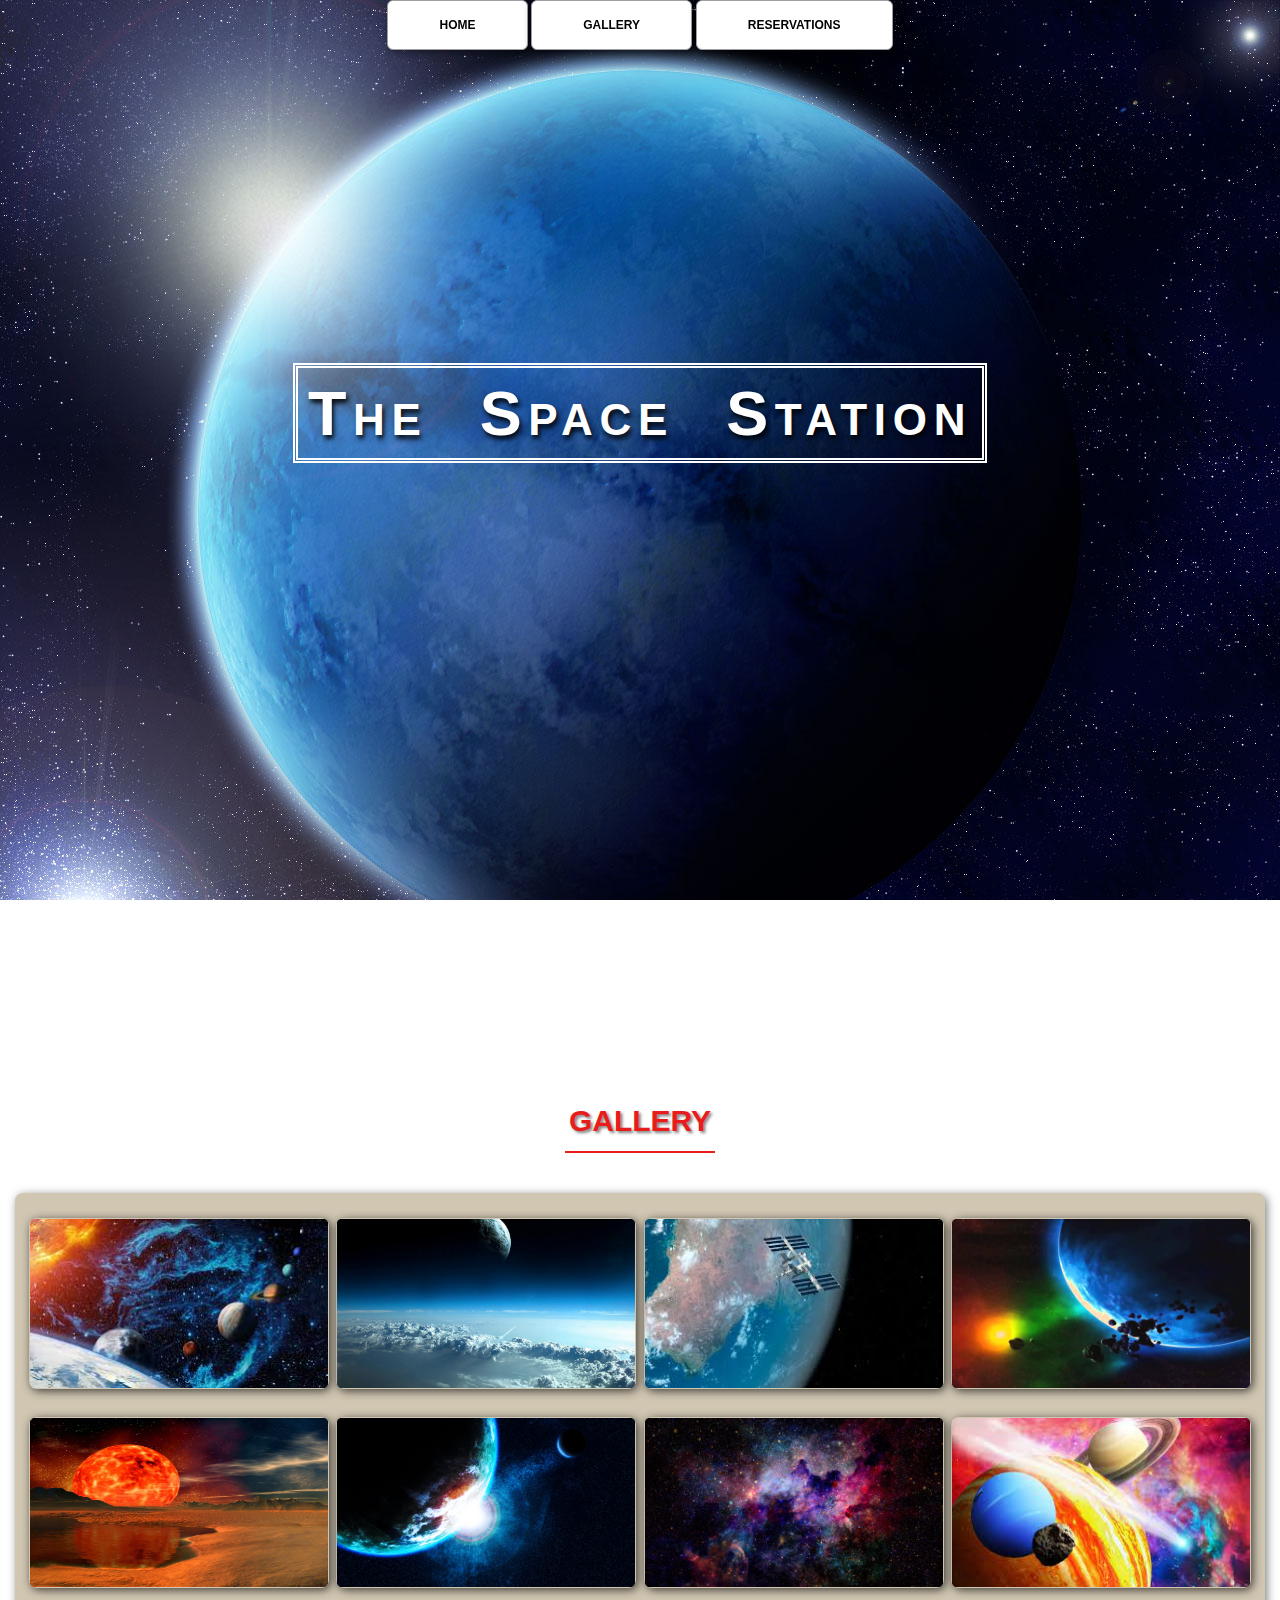
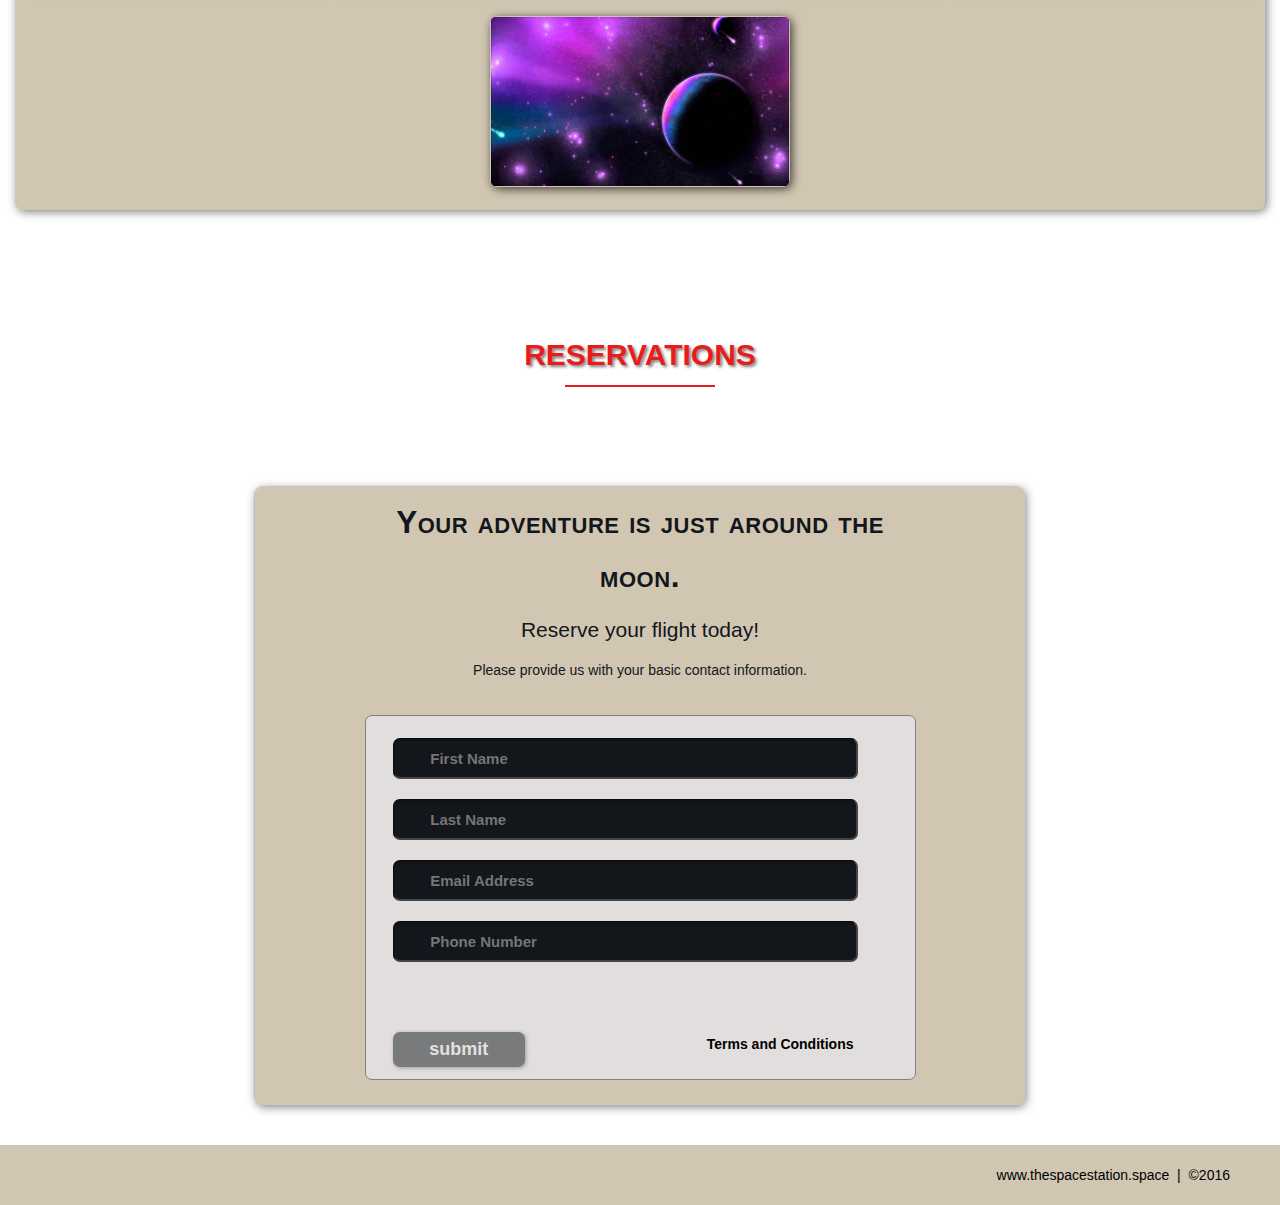
<file: project/index.html>
<!DOCTYPE html>
<html lang="en">
    <head>
        <meta charset="utf-8">
        <title>The Space Station</title>
        <link rel="stylesheet" href="./css/shared.css">
        <link rel="stylesheet" href="./css/animations.css">
    </head>
<body>

<!--NAV-->
<div class="wrap">
    <div class="menu-container">
        <ul class="menu">
            <a href="#HOME" id="link"><li>HOME</li></a>
            <a href="#GALLERY" id="link"><li>GALLERY</li></a>
            <a href="#CONTACT" id="link"><li>RESERVATIONS</li></a>
        </ul>
    </div>
</div>
<!--END NAV-->

<!--HOME-->
<div id="HOME">
    <div class="container">
        <div class="text-center">
            <span class="head-main">The Space Station</span>
        </div>
    </div>
</div>
<!--END HOME-->

<!--GALLERY-->
<section id="GALLERY">
    <div class="container">
        <h1>Gallery</h1>
        <div class="flex-container">
<!--PHOTO-CONTAINER 1-->
            <div class="photo-container">
                <div class="photo">
                    <img src="./images/thumb/thumbnail_1.jpg" alt="picture1">
                    <div class="photo-overlay">
                        <h3 class="white-head">Click to Enlarge</h3>
                        <p>We have several space launches departing daily, book your flight today!</p>
                    </div>
                </div>
            </div>
<!--END PHOTO-CONTAINER 1-->

    <!--PHOTO-CONTAINER 2-->
                <div class="photo-container">
                    <div class="photo">
                        <img src="./images/thumb/thumbnail_2.jpg" alt="picture2">
                        <div class="photo-overlay">
                            <h3 class="white-head">Click to Enlarge</h3>
                            <p>We have several space launches departing daily, book your flight today!</p>
                        </div>
                    </div>
                </div>
    <!--END PHOTO-CONTAINER 2-->

        <!--PHOTO-CONTAINER 3-->
                    <div class="photo-container">
                        <div class="photo">
                            <img src="./images/thumb/thumbnail_3.jpg" alt="picture3">
                            <div class="photo-overlay">
                                <h3 class="white-head">Click to Enlarge</h3>
                                <p>We have several space launches departing daily, book your flight today!</p>
                            </div>
                        </div>
                    </div>
        <!--END PHOTO-CONTAINER 3-->

            <!--PHOTO-CONTAINER 4-->
                        <div class="photo-container">
                            <div class="photo">
                                <img src="./images/thumb/thumbnail_4.jpg" alt="picture4">
                                <div class="photo-overlay">
                                    <h3 class="white-head">Click to Enlarge</h3>
                                    <p>We have several space launches departing daily, book your flight today!</p>
                                </div>
                            </div>
                        </div>
            <!--END PHOTO-CONTAINER 4-->

            
                <!--PHOTO-CONTAINER 5-->
                            <div class="photo-container">
                                <div class="photo">
                                    <img src="./images/thumb/thumbnail_5.jpg" alt="picture5">
                                    <div class="photo-overlay">
                                        <h3 class="white-head">Click to Enlarge</h3>
                                        <p>We have several space launches departing daily, book your flight today!</p>
                                    </div>
                                </div>
                            </div>
                <!--END PHOTO-CONTAINER 5-->
                
                    <!--PHOTO-CONTAINER 6-->
                                <div class="photo-container">
                                    <div class="photo">
                                        <img src="./images/thumb/thumbnail_6.jpg" alt="picture6">
                                        <div class="photo-overlay">
                                            <h3 class="white-head">Click to Enlarge</h3>
                                            <p>We have several space launches departing daily, book your flight today!</p>
                                        </div>
                                    </div>
                                </div>
                    <!--END PHOTO-CONTAINER 6-->
                    
                        <!--PHOTO-CONTAINER 7-->
                                    <div class="photo-container">
                                        <div class="photo">
                                            <img src="./images/thumb/thumbnail_7.jpg" alt="picture7">
                                            <div class="photo-overlay">
                                                <h3 class="white-head">Click to Enlarge</h3>
                                                <p>We have several space launches departing daily, book your flight today!</p>
                                            </div>
                                        </div>
                                    </div>
                        <!--END PHOTO-CONTAINER 7-->
                        
                            <!--PHOTO-CONTAINER 8-->
                                        <div class="photo-container">
                                            <div class="photo">
                                                <img src="./images/thumb/thumbnail_8.jpg" alt="picture8">
                                                <div class="photo-overlay">
                                                    <h3 class="white-head">Click to Enlarge</h3>
                                                    <p>We have several space launches departing daily, book your flight today!</p>
                                                </div>
                                            </div>
                                        </div>
                            <!--END PHOTO-CONTAINER 8-->
                            
                                <!--PHOTO-CONTAINER 9-->
                                            <div class="photo-container">
                                                <div class="photo">
                                                    <img src="./images/thumb/thumbnail_9.jpg" alt="picture9">
                                                    <div class="photo-overlay">
                                                        <h3 class="white-head">Click to Enlarge</h3>
                                                        <p>We have several space launches departing daily, book your flight today!</p>
                                                    </div>
                                                </div>
                                            </div>
                                <!--END PHOTO-CONTAINER 9-->





        </div>
    </div>
</section>
<!--END GALLERY-->

<!--RSVF-->
<section id="CONTACT">
    <div class="container">
        <div class="heading-padding">
            <h1 class="heading-padding">Reservations</h1>
            <div class="reservation">
                <h2><span>Your adventure is just around the moon.</span>
                    <br/>Reserve your flight today!
                </h2>
                <p class="rsvp-text">
                    Please provide us with your basic contact information.
                </p>
                <div class="form-rsvp">
                    <form action="" method="post">
                        <input class="rsvp" type="text" value="" placeholder="First Name">
                        <input class="rsvp" type="text" value="" placeholder="Last Name">
                        <input class="rsvp" type="text" value="" placeholder="Email Address">
                        <input class="rsvp" type="text" value="" placeholder="Phone Number">
                        <div class="form-spacer">
                            <label class="terms">Terms and Conditions</label>
                        </div>
                        <div class="submit">
                            <input type="submit" value="submit">
                        </div>
                    </form>
                </div>
            </div>
        </div>
    </div>
</section>
<!--END RSVF-->

<!--FOOTER-->
<div id="footer">
www.thespacestation.space &nbsp;|&nbsp; &copy;2016
</div>
<!--END FOOTER-->

</body>
</html>
</file>
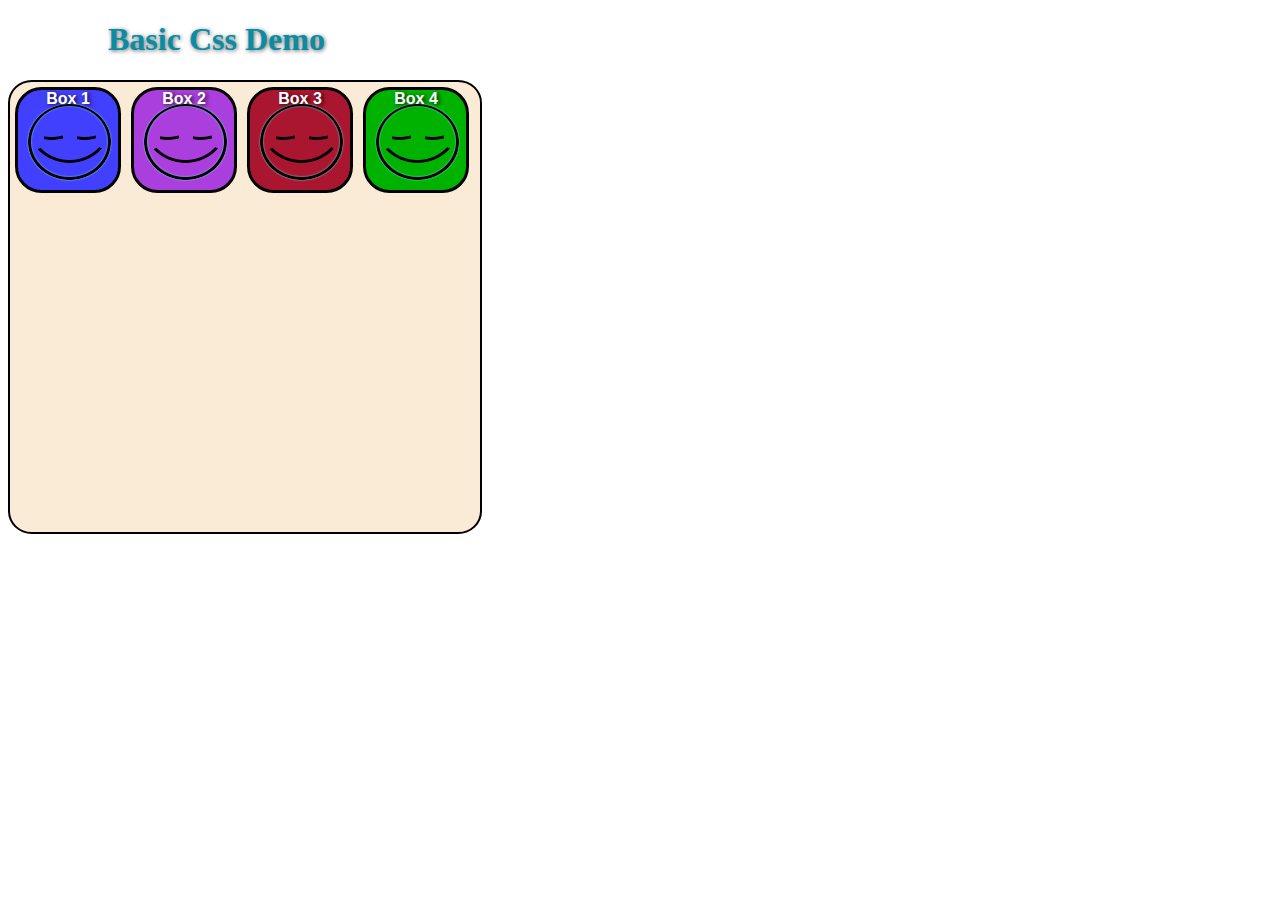
<file: project/basic_css_demo_1.html>
<!DOCTYPE html>
<html lang="en">
<head>
<meta charset="utf-8">
<title>Basic CSS demo</title>
<link rel="stylesheet" href="./css/basic_style.css">
</head>
<body>
    <div>
        <h1>Basic Css Demo</h1>
    </div>
    <div class="container">
	
        <div class="squares">
            <p>Box 1</p>
        </div>    

        <div class="squares">
             <p>Box 2</p>
        </div>

        <div class="squares">
            <p>Box 3</p>
        </div>
		
        <div class="squares">
            <p>Box 4</p>
        </div>
    </div>
</body>
</html>
</file>
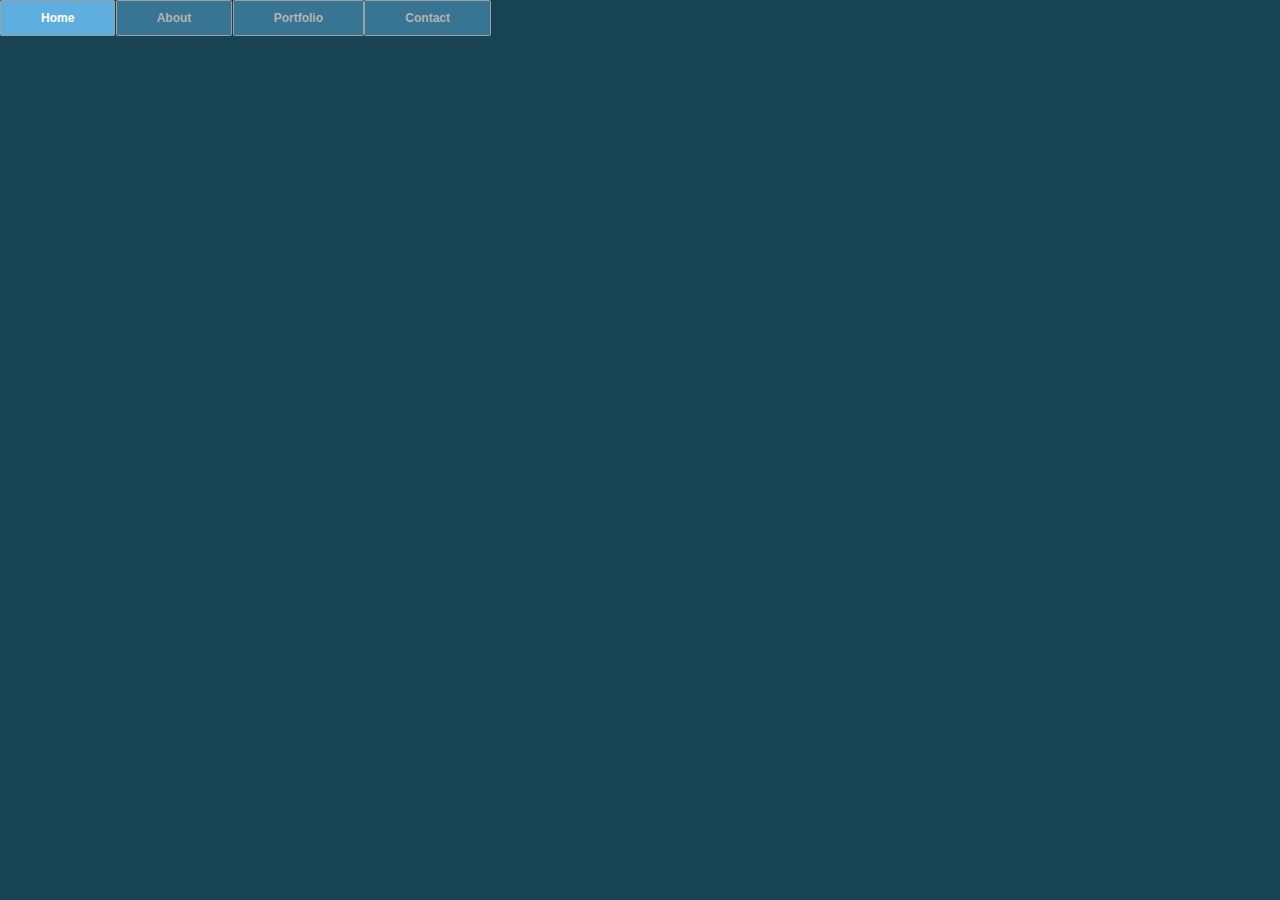
<file: project/css_menu_rollover.html>
<!DOCTYPE html>
<html lang="en">
<head>
<meta charset="utf-8">
<title>Css_menu_rollover.html</title>
<link rel="stylesheet" href="./css/menu_rollover.css">
</head>
<body>
    <div class="wrap">
		<div class="menu-container">
			<ul class="menu">
				<li>Home</li>
				<li>About</li>
				<li>Portfolio
					<ul class="submenu">
						<li>Page 1</li>
						<li>Page 2</li>
						<li>Page 3</li>
						<li>Page 4</li>
					</ul>
				</li>
				<li>Contact</li>
			</ul>
		</div>
	</div>     
    
</body>
</html>
</file>
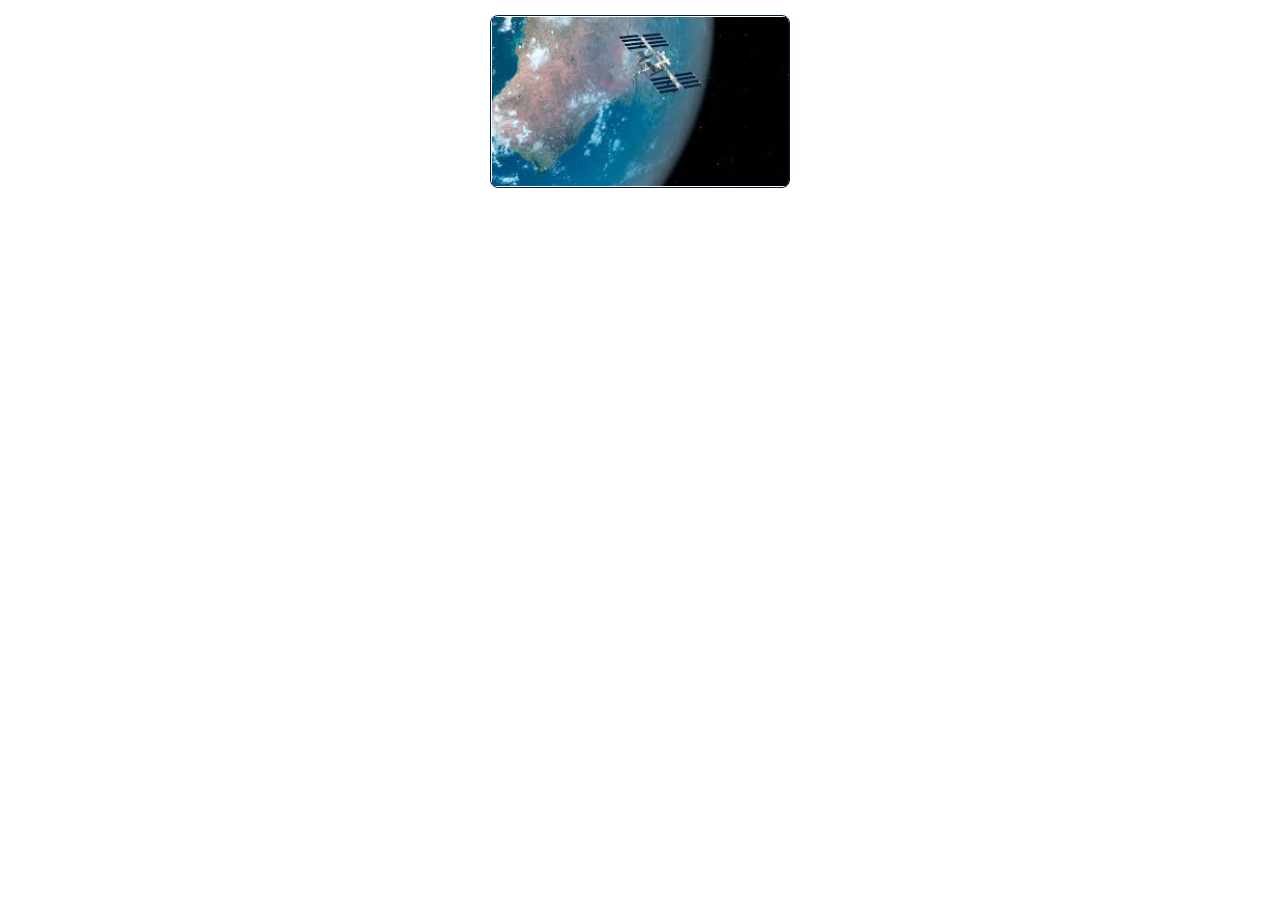
<file: project/photo-package.html>
<!DOCTYPE html>
<html lang="en">
	<head>
		<meta charset="utf-8">
		<title>The Space Station | Resort</title>
		<link rel="stylesheet" href="./css/photo_style.css">
	</head>
	<body>
		<!-- PHOTO-CONTAINER 1-->
		<div class="photo-container">
			<div class="photo">
				<img src="./images/thumb/thumbnail_3.jpg" alt="">
				<div class="photo-overlay">
					<h3 class="white-head">Click to Enlarge</h3>
					<p>We have several space launches departing daily, book your flight today!</p>
				</div>
			</div>
		</div>
		<!--END PHOTO-CONTAINER 1-->
	</body>
</html>
</file>
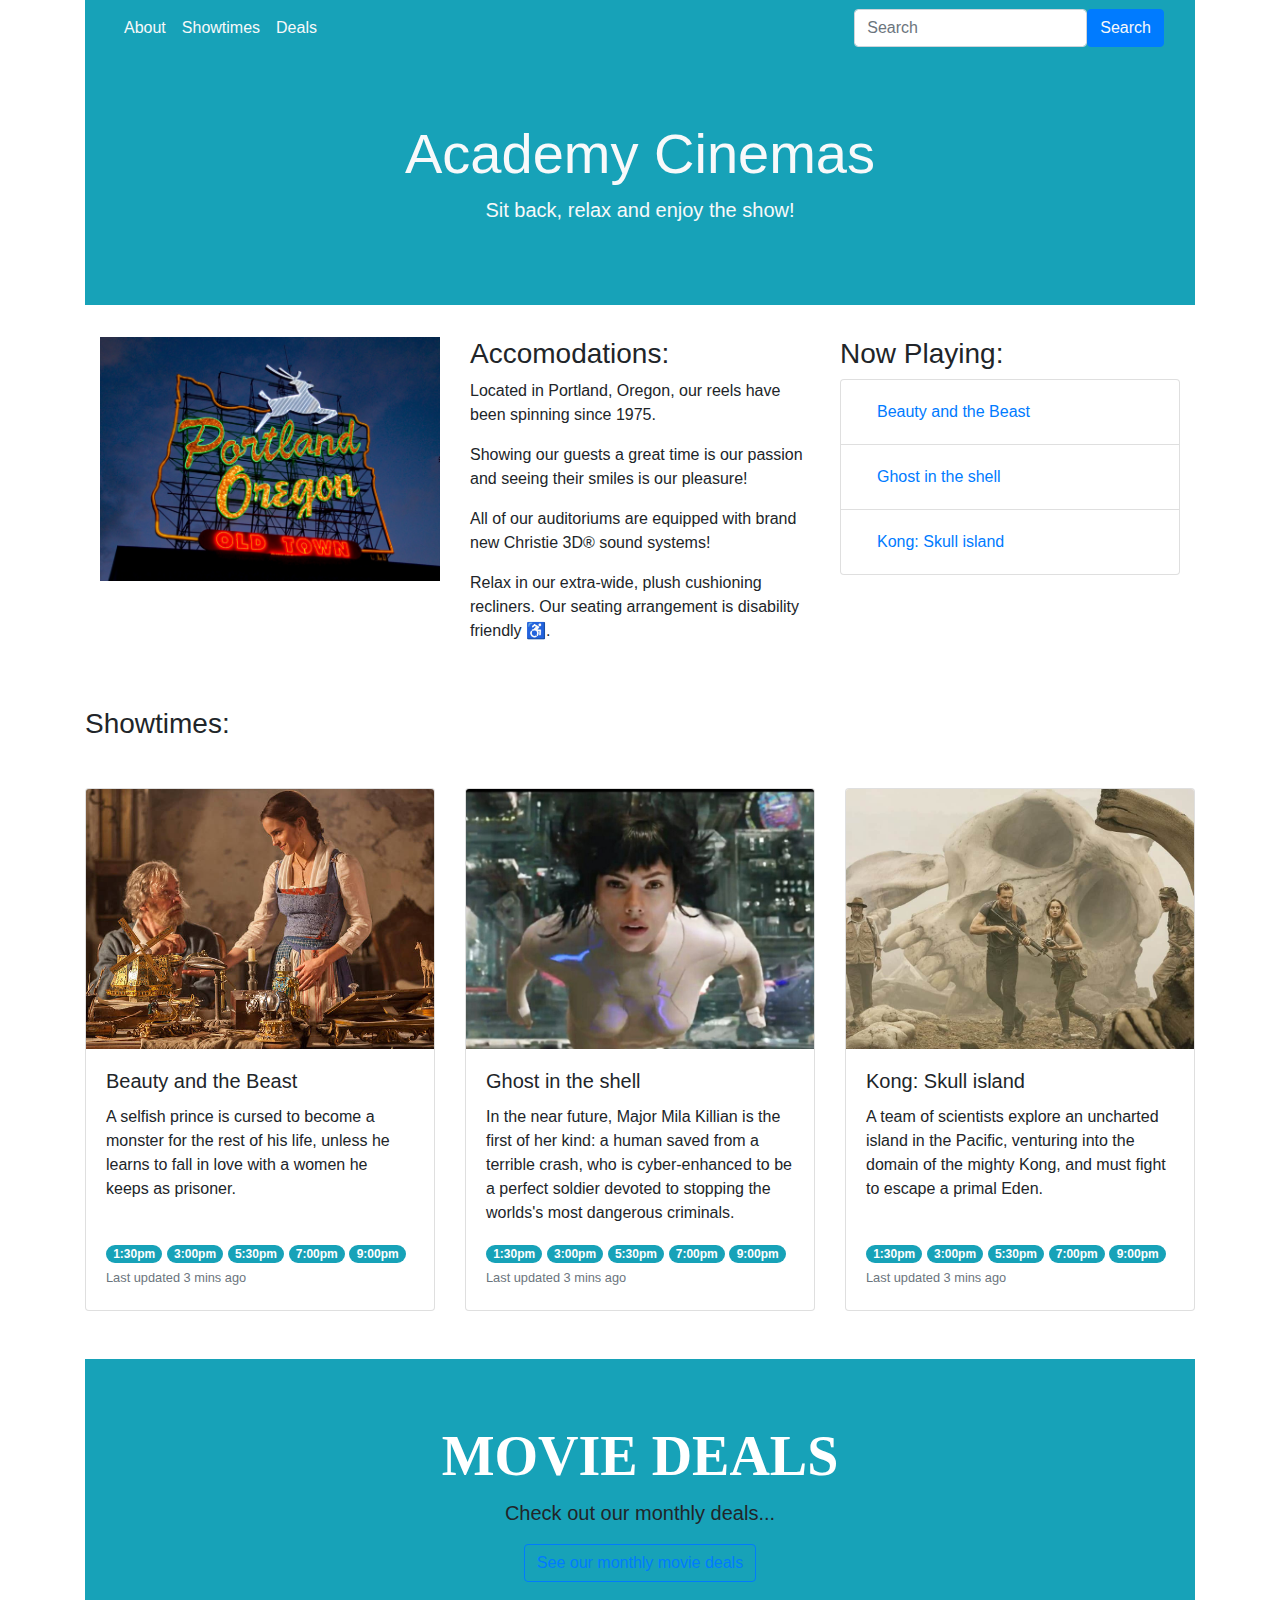
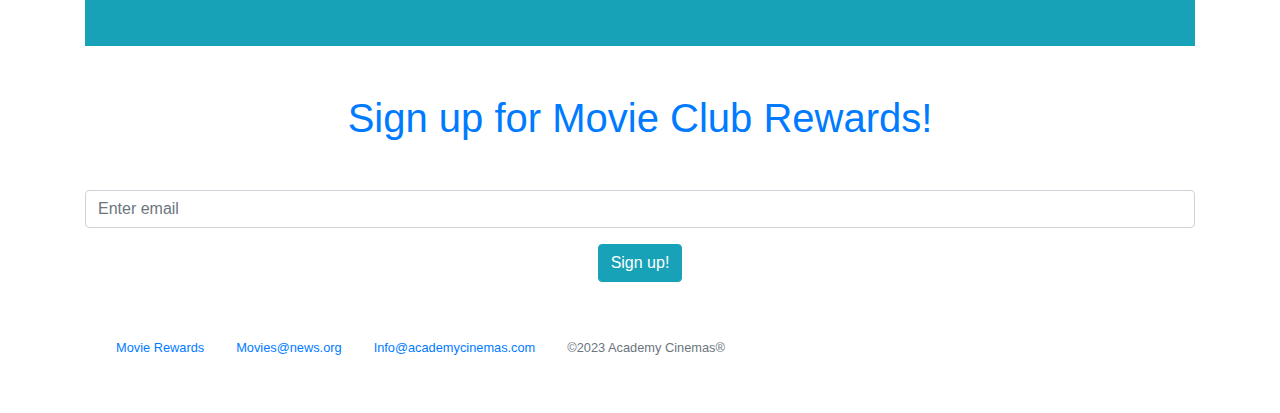
<file: project/bootstrap4_project/academy_cinemas4.html>
<!doctype html>
<html lang="en">
  <head>
    <!-- Required meta tags -->
    <meta charset="utf-8">
    <meta name="viewport" content="width=device-width, initial-scale=1, shrink-to-fit=no">

    <!-- Bootstrap CSS -->
    <link rel="stylesheet" href="https://cdn.jsdelivr.net/npm/bootstrap@4.3.1/dist/css/bootstrap.min.css" integrity="sha384-ggOyR0iXCbMQv3Xipma34MD+dH/1fQ784/j6cY/iJTQUOhcWr7x9JvoRxT2MZw1T" crossorigin="anonymous">

    <title>Academy Cinemas</title>
  </head>
  <body>
<div class="container"> <!--div container start-->
       
        <!--navbar start-->
        <nav class="navbar sticky-top navbar-expand-lg bg-info">
          <div class="container-fluid"      
            <div class="collapse navbar-collapse" id="navbarSupportedContent">
              <ul class="navbar-nav me-auto mb-2 mb-lg-0">
                <li class="nav-item active">
                  <a class="nav-link active text-light" href="#About" id="link">About<span class="sr-only">(current)</span></a>
                </li>
                <li class="nav-item">
                  <a class="nav-link active text-light" href="#Showtimes" id="link">Showtimes</a>
                </li>
                
                <li class="nav-item">
                  <a class="nav-link active text-light" href="#Deals" id="link" tabindex="-1" aria-disabled="true">Deals</a>
                </li>
              </ul>
              <form class="form-inline my-2 my-lg-0">
                <input class="form-control me-2" type="search" placeholder="Search" aria-label="Search">
                <button class="btn btn-primary my-2 my-sm-0 text-light" type="submit">Search</button>
              </form>
            </div>
          </nav> <!--nav bar end-->

          <!--Jumbotron:-->

          <div class="jumbotron jumbotron-fluid bg-info text-center" id="About">
            <div class="container">
              <h1 class="display-4 text-light">Academy Cinemas</h1>
              <p class="lead text-light">Sit back, relax and enjoy the show!</p>
            </div>
          </div>
          <!--jumbotron end-->

          <!--column start, photo, text and list-->
          <div class="container">
            <div class="row">

              <div class="col-sm">
                <img class="img-fluid" src="./Img/pdx.jpg" alt=""/>
              </div>


            <div class="col-sm">
                <h3>Accomodations:</h3>
                <p>Located in Portland, Oregon, our reels have been spinning since 1975.</p>
                <p>Showing our guests a great time is our passion and seeing their smiles is our pleasure!</p>
                <p>All of our auditoriums are equipped with brand new Christie 3D&reg; sound systems!</p>
                <p>Relax in our extra-wide, plush cushioning recliners. Our seating arrangement is disability friendly &#9855;.</p>
            </div>


              <div class="col-sm">
                <h3>Now Playing:</h3>
                <ul class="list-group">
                    <li class="list-group-item">
                    <a class="nav-link" href="#">Beauty and the Beast</a>
                    <li class="list-group-item">
                    <a class="nav-link" href="#">Ghost in the shell</a>
                    <li class="list-group-item">
                    <a class="nav-link" href="#">Kong: Skull island</a>
                </ul>
                    
              </div>

            </div>
          </div>

          <!--column start, photo, text and list end-->


<!--showtimes start-->
    <div class="my-5">
            <h3>Showtimes:</h3>
      <div class="card-group my-5" id="Showtimes">
        <div class="row">

          <div class="col-md-4">
            <div class="card h-100">
              <img src="./Img/beautyandthebeast.jpg" class="card-img-top h-50" style="object-fit: cover" alt="Card image cap">
                <div class="card-body h-50">
                    <h5 class="card-title">Beauty and the Beast</h5>
                    <p class="card-text">A selfish prince is cursed to become a monster for the rest of his life,
                        unless he learns to fall in love with a women he keeps as prisoner.</p> <br>
                    <span class="badge badge-pill badge-info">1:30pm</span>
                    <span class="badge badge-pill badge-info">3:00pm</span>
                    <span class="badge badge-pill badge-info">5:30pm</span>
                    <span class="badge badge-pill badge-info">7:00pm</span>
                    <span class="badge badge-pill badge-info">9:00pm</span>
                    <p class="card-text"><small class="text-muted">Last updated 3 mins ago</small></p>
                </div>
            </div>
          </div>

          <div class="col-md-4">
            <div class="card h-100">
              <img src="./Img/ghostintheshell.jpg" class="card-img-top h-50" style="object-fit: cover;" alt="Card image cap">
                <div class="card-body h-50">
                    <h5 class="card-title">Ghost in the shell</h5>
                    <p class="card-text">In the near future, Major Mila Killian is the first of her kind: a human saved
                        from a terrible crash, who is cyber-enhanced to be a perfect soldier devoted to stopping the worlds's 
                        most dangerous criminals. </p>
                    </p>
                    <span class="badge badge-pill badge-info">1:30pm</span>
                    <span class="badge badge-pill badge-info">3:00pm</span>
                    <span class="badge badge-pill badge-info">5:30pm</span>
                    <span class="badge badge-pill badge-info">7:00pm</span>
                    <span class="badge badge-pill badge-info">9:00pm</span>
                    <p class="card-text"><small class="text-muted">Last updated 3 mins ago</small></p>
                </div>
            </div>
          </div>

         <div class="col-md-4">
            <div class="card h-100">
              <img src="./Img/kongskullisland.jpg" class="card-img-top h-50" style="object-fit: cover;" alt="Card image cap">
              <div class="card-body h-50">
                    <h5 class="card-title">Kong: Skull island</h5>
                    <p class="card-text">A team of scientists explore an uncharted island in the Pacific, venturing into
                        the domain of the mighty Kong, and must fight to escape a primal Eden.</p> <br>
                    <span class="badge badge-pill badge-info">1:30pm</span>
                    <span class="badge badge-pill badge-info">3:00pm</span>
                    <span class="badge badge-pill badge-info">5:30pm</span>
                    <span class="badge badge-pill badge-info">7:00pm</span>
                    <span class="badge badge-pill badge-info">9:00pm</span>
                    <p class="card-text"><small class="text-muted">Last updated 3 mins ago</small></p>
              </div>
            </div>
          </div>

        </div>
      </div>
    </div>
    <!--showtimes end-->

    <!--jumbotron heading-->
    <div class="jumbotron jumbotron-fluid bg-info mt-5 text-center">
      <div class="container">
        <h1 class="display-4 hidden-sm-down" style="color:#fff; font-family:roboto; font-weight:900; text-transform: uppercase;">Movie Deals</h1>
        <p class="lead">Check out our monthly deals...</p>
         <!-- movie deals-->
         <button type="button"class="btn btn-outline-primary" data-toggle="modal" data-target="#register">See our monthly movie deals</button>
        <!-- /movie deals-->
      </div>
    </div>
  
<!--/jumbotron heading-->

    <!--email start-->
    <div id="Deals">
    <div class="text-center">
    <form>
        <h1 class="text-primary my-5">Sign up for Movie Club Rewards!</h1>
        <div class="form-group">
        <input type="email" class="form-control" id="exampleInputEmail1" aria-describedby="emailHelp" placeholder="Enter email">
        </div>
        <button type="button" class="btn btn-secondary btn-info popover-dismiss" data-container="body" data-toggle="popover" data-placement="top" data-content="Submit your email to receive great movie reward deals.">
          Sign up!
        </button>
    </form>
    </div>
    </div>

    <!--email end-->
    <!--form modal-->
    <div class="modal" id="register" tabindex="-1" role="dialog">
      <div class="modal-dialog" role="document">
        <div class="modal-content">
          <div class="modal-header">
            <h5 class="modal-title">Register to receive movie deals</h5>
            <button type="button" class="close" data-dismiss="modal" aria-label="Close">
              <span aria-hidden="true">&times;</span>
            </button>
          </div>
          <div class="modal-body">
            <form>
              <fieldset class="form-group">
                <label for="firstname">First Name:</label>
                <input type="text" class="form-control" id="firstname" placeholder="First Name...">
              </fieldset>
              </fieldset class="form-group">
                <label for="lastname">Last Name</label>
                <input type="text" class="form-control" id="lastname" placeholder="Last Name...">
              </fieldset>
              </fieldset class="form-group">
                <label for="email">Email:</label>
                <input type="email" class="form-control" id="email" placeholder="Email...">
              </fieldset>
              </fieldset class="form-group">
                <label for="password">Password:</label>
                <input type="password" class="form-control" id="password" placeholder="Password...">
              </fieldset>
            </form>


          </div>
          <div class="modal-footer">
            <button type="button" class="btn btn-primary">Save changes</button>
            <button type="button" class="btn btn-secondary" data-dismiss="modal">Close</button>
          </div>
        </div>
      </div>
    </div>
     <!--/form modal-->



    <!--fotter start-->
    <div class="container my-5">
        <ul class="nav nav-inline"> <!--to make links next to each other-->
            <li class="nav-item">
            <small><a class="nav-link active" href="#">Movie Rewards</a></small>
            </li>
            <li class="nav-item">
            <small><a class="nav-link" href="#">Movies@news.org</a></small>
            </li>
            <li class="nav-item">
            <small><a class="nav-link" href="#">Info@academycinemas.com</a></small>
            </li>
            <li class="nav-item">
            <small class="nav-link disabled">&copy;2023 Academy Cinemas&reg;</small>
            </li>
        </ul>
    </div>
 



    <!--footer end-->

</div> <!--div container end-->

    <!-- Optional JavaScript -->
    <!-- jQuery first, then Popper.js, then Bootstrap JS -->
    <script src="https://code.jquery.com/jquery-3.2.1.slim.min.js" integrity="sha384-KJ3o2DKtIkvYIK3UENzmM7KCkRr/rE9/Qpg6aAZGJwFDMVNA/GpGFF93hXpG5KkN" crossorigin="anonymous"></script>
    <script src="https://cdn.jsdelivr.net/npm/popper.js@1.12.9/dist/umd/popper.min.js" integrity="sha384-ApNbgh9B+Y1QKtv3Rn7W3mgPxhU9K/ScQsAP7hUibX39j7fakFPskvXusvfa0b4Q" crossorigin="anonymous"></script>
    <script src="https://cdn.jsdelivr.net/npm/bootstrap@4.0.0/dist/js/bootstrap.min.js" integrity="sha384-JZR6Spejh4U02d8jOt6vLEHfe/JQGiRRSQQxSfFWpi1MquVdAyjUar5+76PVCmYl" crossorigin="anonymous"></script>
      <script>
      $('.popover-dismiss').popover({
        trigger: 'focus'
      })
      </script>

    </body>

    </html>
</file>
<file: project/css/shared.css>
/**************************
GENERIC STYLES
****************************/
html {
    font-family: sans-serif;
    font-size: 62.5%;
    -webkit-tap-highlight-color: rgba(0,0,0,0);/*if you want certain browsers to recognize it you use-webkit-..*/
    -webkit-text-size-adjust: 100%;
    -ms-text-size-adjust: 100%;
}
body {
    font-size: 14px;
    margin: 0;/*I dont want any actual margin, want home, gallery, contact boxes directly up to the top*/
    font-family: "Helvetica Neue", Helvetica, Arial, sans-serif;
    line-height: 1.42857143;
    color: #333;
    background-color: #fff;
}

footer, /*apply the style for more than one tag*/
 nav {
    display: block;/* each line is a block, we want display in blocklevel*/
    
}

h1, h2, h3, h4, h5, h6 {
	font-family: 'Open Sans', sans-serif;
}

h1 {
    line-height: 50px;
    font-weight: 900;
    font-size: 30px;
    text-transform: uppercase;
    text-align: center;
    color: #e91c1c;
    text-shadow: 2px 2px 3px rgba(0,0,0,0.5);
}

h1:after { /*this is the red underline*/
    display: block;
    content:"";
    height: 2px;
    width: 150px;
    background: #e91c1c;
    margin: 5px auto 40px;
    box shadow: 5px 2px 3px rgba(0,0,0,0.5);

}

h2 {
    line-height: 50px;
    color:#e91c1c;
}
h3 {
    line-height: 30px;
    padding-bottom: 20px;
}

h4 {
    padding-top: 25px;
    line-height: 40px;
    padding-bottom: 0px;
    font-size: 22px;
    font-weight: 900;
}

p {
    font-weight: 300;
    line-height: 30px;
    padding-bottom: 15px;
}

.text-center {
    text-align: center;
}

.heading-padding {
    padding-bottom: 40px;
}

section {
    padding-top: 50px;
    margin-top: 50px;
}

.navbar {
    height: 105px;
    max-height: 340px;
    display: block;
}

.container {
    padding-right: 15px;
    padding-left: 15px;
    margin-right: auto;
    margin-left: auto;
}

.container-fluid {
    padding-right: 15px;
    padding-left: 15px;
    margin-right: auto;
    margin-left: auto;
}

.row {
    margin-right: -15px;
    margin-left: -15px;
}

.clearfix:after;
.container:after;
.navbar:after {
    clear: both;
    display: table;
    content: " ";
}

.wrap {
    height: 100%;
    width: 100%;
    position: absolute;
    /*this ensures that the images cannot render
    outside of their container without forcing
    any scrollbars*/
    overflow: hidden;/* enlarged image part goes outside of container needs to be hidden*/
    top: 0;
    left: 0;
    text-align: center;
}

.menu-container {
    max-height: 340px;
    margin: 0% auto;/*this is how you center sg*/
    content: " ";
    /*top: 0;
    left: 0; */
    /* position: absolute; */ /*to the top edge of 
	the screen*/
	width: 100%;
	position: fixed;
	z-index: 100; /*top part of it, if it was 0 furthest away from user screen
	I want home etc bars always on top, any screen I jump on to*/
	/*background-color: rgba(255, 255, 255, 0.5); */
}

/*******************
HOME SECTION STYLES
****************************/
#HOME {
    background-image: url("../images/planet.jpg");/*no space after url!!!*/
	background-repeat: no-repeat 50% 50%;
	background-attachment: fixed;
	-webkit-background-size: cover;
	-moz-background-size: cover;
	-o-background-size: cover;
	background-size: cover;
	width: 100%;
	display: block;
	height: auto;
	padding-top: 350px;/* this is spacer before the Main title Logo*/
	padding-bottom: 500px; /* this is spacer after the main title logo*/
	color: #fff;
	
/*think of each element, like <div>, as a box. The line for the box is the Border, the Padding is the space outside the box,
 the Margin is the space inside the box.
 #HOME {
background-image: url("../images/planets.jpg");
background-repeat: no-repeat 50% 50%;
 
 */
}
.head-main {
	text-shadow: 2px 4px 5px rgba(0, 0, 0, 0.9);
	font-variant: small-caps;
	color: #fff;
	letter-spacing: 5pt;
	word-spacing: 21pt;
	font-size: 4.5em;
	text-align: left;
	font-family: impact, sans-serif;
	line-height: 2;
	font-weight: 900;
	border: 5px double #fff;
	padding: 10px;
}

.head-sub-main {
	font-size: 23px;
	font-weight: 500;
	padding: 50px 20px 10px 20px;
	text-transform: uppercase;
}
.head-last {
	font-size: 18px;
	font-weight: 900;
	padding: 5px 20px 20px 20px;
	border: 1px dotted #fff;
	padding: 5px;
}
/*head sub main and head last are examples for styling classes. Specifically, they help with typography (the look of text) in any headings that use those classes.
For example, if you had this in your html file then it would use your first block of css code:

<h1 class="head-sub-main"> Welcome! </h1>
*/
/***********************************************************
Contact STYLES
********************************************************/

.flex-container {
	display: -webkit-flex;
	display: flex;
	flex-wrap: wrap;
	padding: 10px;
	border-radius: 8px;
	margin: 0px auto;
	background-color: rgba(100,65,0,0.3);
	box-shadow: 2px 2px 10px 0 rgba(0,0,0,0.5);
}

#contact {
    background-color: #f5f3f3;
}

.reservation {
    width: 60%;
    padding: 10px;
    border-radius: 8px;
    margin: 0px auto;
    background-color: rgba(100,65,0,0.3);
    box-shadow: -1px -1px 1px 0 rgba(0, 0, 0, 0.1), 1px 2px 10px 0 rgba(0,0,0,0.5);
    }

.reservation h2 {
    width: 70%;
    text-align: center;
    margin: 0 auto;
    color: #13161B;
    font-weight: 500;
    font-size: 1.5em;
    letter-spacing: 0pt;
    word-spacing: 0pt;
}

.reservation h2 span {
    width: 70%;
    text-align: center;
    margin: 0 auto;
    color: #13161B;
    font-weight: 900;
    font-size: 1.5em;
    font-variant: small-caps;
    letter-spacing: .4pt;
    word-spacing: .3pt;
}

.reservation p {
    color:#13161B;
    width: 50%;
    margin: 0 auto;

}

.reservation form {
font-size: 15px;
outline: none;
font-weight: 600;
color: #8D8E8f;
padding: 12px 12px;
width: 70%;
border: 1px solid #808080;
margin: 2% auto;
border-radius: 7px;
background: rgb(227,222,222);
back-shadow; 2px 3px 3px 0px rgba(0, 0, 0, 0.3);
font-family: 'Raleway', sans-serif;
}

.reservation input[type="text"]{
	font-size: 15px;
	outline: none;
	font-weight: 600;
	color: #8D6E8F;
	padding: 2% 1% 2% 7%;
	width: 80%;
	border: 1px solid #090B0D;
	border-right: 2px solid #424549;
	border-bottom: 2px solid #424549;
	border-left: 1px solid #090B0D;
	margin: 10px 1em;
	border-radius:7px;
	background: #13161B;
	box-shadow: inset 0px 3px 0px 0px rgba(5, 5, 5, 0.15);
	font-family: 'Raleway', sans-serif;
}	
	
	
.reservation input[type="text"]:hover {
box-shadow: 0 0 18px rgba(100, 65, 0, 0.8);
}

.rsvp-text {
 text-align: center;
}

.form-spacer {
    padding: 30px 39px;
}

.terms {
margin: 40px 10px 0 0; /* it is 30px 10px 0 0 in the video*/
padding-left: 52px;
font-size: 14px;
line-height: 5px;
color: #000;
cursor: pointer;
font-family: 'Raleway', sans-serif;
font-weight: 600;
position: relative;
display: inline;
float: right;
}

.terms:hover {
    color: orange;
    text-decoration: underline;
}

.submit input[type="submit"] {
color: rgb(225,225,225);
cursor: pointer;
border: none;
font-weight: 900;
outline: none;
text-align: center;
font-family: 'Raleway', sans-serif;
margin: 0px 3%;
padding: 7px 0px;
width: 25%;
font-size: 18px;
transition: border-color 0.3s color 0.3s background-color 0.3s;
border-radius: 7px;
background-color: #797a7b;
box-shadow: 1px 1px 4px 0 rgba(0, 0, 0, 0.3);
}

.submit input[type="submit"]:hover {
    color: #000;
    background-color: #8D8E8f;
    box-shadow: inset 1px 2px 15px 0 rgba(0, 0, 0, 0.5);
}

/*************************************
FOOTER STYLES
*************************/
#footer {
    background-color: rgba(100,65,0,0.3);
    color: #000;
    text-shadow: 2px 2px 6px 0 rgba(0,0,0,0.4);
    padding: 20px 50px 20px 50px;
    text-align: right;

}

/***********************
MEDIA QUERIES
*********************************/
</file>
<file: project/css/animations.css>
/*********************************
Menu section animation
***********************/

.menu {
    color: #f00;
    font: bold 12px/18px sans-serif;
    text-align: center;
    display: inline;
    margin: 0% auto;
    padding: 0;
    list-style: none;
    text-decoration: none;
}

.menu li {
    color: #000;
    background-color: rgba(255, 255, 255, 1);
    display: inline-block;
    margin: 0% auto;
    position: relative;
    padding: 15px 4%;
    border: 1px solid #9d9fa2;
    box-shadow: 2px 2px 10px 0 rgba(0,0,0,0.5);
    border-radius: 6px;
    /*background-color: #052136;*/
    cursor: pointer;
    transition-property: background;
    transition-duration: .4s;
    transition-delay: 0s;
    transition-timing-function: ease-in-out;
}
.menu li:hover {
color:#f00;
background-color: rgba(100, 65, 0, .3);
}

/************************
Gallery animation
******************************/

.photo {
    position: relative;
    line-height: 0;
    margin-bottom: 2em;
    overflow: hidden;
    border-radius: 8px;
    padding: 1px;
    border: 1px soid #021a40;
    background-color: #fff0;
    box-shadow: 2px 2px 10px 0 rgba(0,0,0,0.7) ;
}

.photo-container {
    text-align: center;
    margin: 15px auto;
    width: 300px;
    height: 169px;
}

.photo-container img {
    max-width: 100%;
    width: 300px;
    height: 169px;
}

.photo-overlay {
    color: #fff;
    position: absolute;
    top: 0;
    right: 0;
    bottom: 0;
    left: 0;
    padding-left: 20px;
    padding-right: 20px;
    justify-content: center; /* for centering text insise .photo-overlay*/
    align-items: center;
    background: rgba(0,0,0, .5);
}

.white-head{
    color: #c9bdaa;
    margin-top: 5%;
    
}
/*******************
Photo overlay transition
*****************************/
.photo-overlay {
    opacity: 0;
    transition: opacity .5s;
    border-radius: 10px;
    cursor: pointer;
}

.photo-overlay:hover {
    opacity: 1;
}
.photo img {
    transition: transform .5s;
    transform-origin: 50% 50%;
}

.photo:hover img{
    transform: scale(1.1);
}
</file>
<file: project/css/basic_style.css>
body {
    background-color: #FFFFFF;
}
h1 {
    color:rgba(8, 141, 165, 1);
    margin-left: 100px;
    text-shadow: 1px .5px 4px rgba(0, 0, 0, 0.6);
}
.container {
	width: 470px;
	height:450px;
	background-color:#faebd7;
	border: 2px solid black;
	border-radius: 5%
}
/*select all square in the array*/

.container .squares:nth-child(-n+4){
background-image: url("../images/icons/icons.png");
color:#fff;
float:left;
width:100px;
height:100px;
margin:5px;
border:solid black;
border-radius:25%;
cursor: pointer;
transition: transform .5s ease-in-out;
}
/*select all squares paragraphs in the array*/
.squares:nth-child(-n+4) p{
	font-family: "Helvetica Neue", Helvetica, Arial, sans-serif;
	font-size: 1.5am;
	font-weight: 900;
	text-align: center;
	margin: 0;
	text-shadow: 2px 1px 4px rgba(0,0,0, 0.8);
}
/*individually select a square in the array*/
.squares:nth-child(1) {
	background: #4240ff;
}
.squares:nth-child(2) {
	background: #ab3fdd;
}
.squares:nth-child(3) {
	background: #aa1630;
}
.squares:nth-child(4) {
	background: #00b200;
}
/*hover, translate, transform effects*/
.container .squares:nth-child(-n+4):hover {
	background-image: url("../images/icons/icons2.png");
	transform: scale(.5);
	animation-name: race;
	animation-duration: 2.5s;
	animation-iteration-count: infinite;
	animation-timing-function: cubic-bezier(2.5,.2,.3,2);
}
.squares:nth-child(1):hover {
	background: #13b4ff;
}
.squares:nth-child(2):hover {
	background: #d861af;
}
.squares:nth-child(3):hover {
	background: #81205f;
}
.squares:nth-child(4):hover {
	background: #77b800;
}

/* Animation effect*/
@keyframes race {
	0%, 100% {
		transform: translateY(0px);
		background-image: url("../images/icons/icons2.png");
		}
	50% {
		transform: translateY(330px);
	}
}
</file>
<file: project/css/menu_rollover.css>
body {
	background: #184352;
}

.wrap {
	top: 0;
	left: 0;
	height: auto;
	width: 100%;
	}

.menu-container {
	top: 0;
	left: 0;
	/*to the top edge of the screen*/
	position: absolute;
	width: 100%;
	background-color: #184352;
}

.menu {
	font: bold 12px/10px sans-serif;
	text-align: center;
	display: inline;
	margin: 0;
	padding: 0;
	list-style: none;
}
.menu li {
	color: #B3B3B3;
	display: inline-block;
	margin-right: -3px;
	position: relative;
	padding: 12px 40px;
	border: 1px solid #9D9FA2;
	border-radius: 1.5px;
	background-color: #387593;
	cursor: pointer;
}
.menu li:hover {
	background-color: #5EAFDF;
	color: #fff;
}

.menu li:hover ul {
	display: block;
	opacity: 1;
	/*while hovered, drop down-menu appears. 
	This also avoids a block-level bug*/
	visibility: visible;
}

.submenu {
	padding: 0;
	left: 0;
	position: absolute;
	top: 35px;
	width: 127px;
	opacity: 0;
	/*while not being hovered, drop down-menu hides. 
	This also avoide a block-level bug*/
visibility: hidden;/*hidden, otherwise, the submenu will appear if you hover in the space below the "portfolio" tab.*/
}

.submenu li {
	background-color: #387593;
	display: block;
	color: #B3B3B3;
}

.submenu li:hover {
	color: #fff;
	background-color: #5EAFDF;
}
/*margin-right: -3px for me as there were spacing between boxes, but in the instruction it was -2px;  ( in chrome there is still some)
	top: 35px as space under portfolio box was too big, originally it was 43.5px; 
	width: 127px for me as drop down was narrower, in video it was 125.5px. */
</file>
<file: project/css/photo_style.css>
p {
	font-weight: 300;
	line-height: 30px;/*space inbetween lines*/
	padding-bottom: 15px;/*text from 'book your flight.'to the bottom of the image.*/
}

.photo {
	position: relative;/*photo can be relative to its container*/
	line-height: 0;/*top, right, bottom and left.If all same you can use one value*/
	margin-bottom: 2em;
	overflow: hidden;/*anything goes beyond the border of this image, I dont want to see it*/
	border-radius: 8px;/*rounding the edges of the photo-container*/
	padding: 1px;/*inside of your element, margin is on the outside of your element*/
	border: 1px solid #021a40;
	background-color: #ff0
	box-shadow: 2px 2px 10px rgba(0,0,0,0.7);
}

.photo-container {
	text-align: center;
	margin: 15px auto;/*15px goes for up and down, auto goes for right and left, so it will find the center for me*/
	width: 300px;
	height: 169px;
}

.photo-container img {
	max-width: 100%/*we defined already size of picture above, we want 100%of that. Max infront means dont ever go higher than these values below.*/
	width: 300px;
	height: 169px;
}

.photo-overlay {
	color:#fff;
	position: absolute;/*no guess, use below values*/
	top: 0;
	right: 0;
	bottom: 0;
	left: 0;
	padding-left: 20px;
	padding-right: 20px;
	justify-content: center; /*For centering text inside photo*/
	align-items: center;/*want everything images inside the container with the overlay all aligned center*/
	background: rgba(0,0,0,0.5);/* make it a bit opace, so image underneath can be seen*/
}

.white-head {/* named as white head to modify 'click to enlarge', but not modify the rest of text*/
	color: #C9BDAA;
	margin-top: 5%
	line-height: 30px;
	padding-bottom: 20px;
}
/**************************
PHOTO OVERLAY TRANSITIONS
***************************/
.photo-overlay {
	opacity: 0;/*you won't see text until you put mouse over it*/
	transition: opacity .1s;/*property is opacity:changing from transparent to solid, time required to do full transition*/
	border-radius: 10px;
	cursor: pointer;
}
.photo-overlay p {
	width: 100%;
	height: 100%;
	color:#fff;
}
.photo-overlay:hover {
	opacity: 1; /*we want to see when we hover it and transition makes the animation to it*/
}
.photo img {
	transition: transform .5s; /*apply a transition effect to it. Transform is the property, .5s the duration to do the effect*/
	transform-origin: 50% 50%;/* perspective the user sees on screen,we want to be straight dead on*/
}
.photo:hover img {/*when hovering over the photo then to do sg. on the image*/
	transform: scale(1.1);/*we apply here the transform we defined in row 70. This time it is scale, 1.1 larger*/
}
</file>
